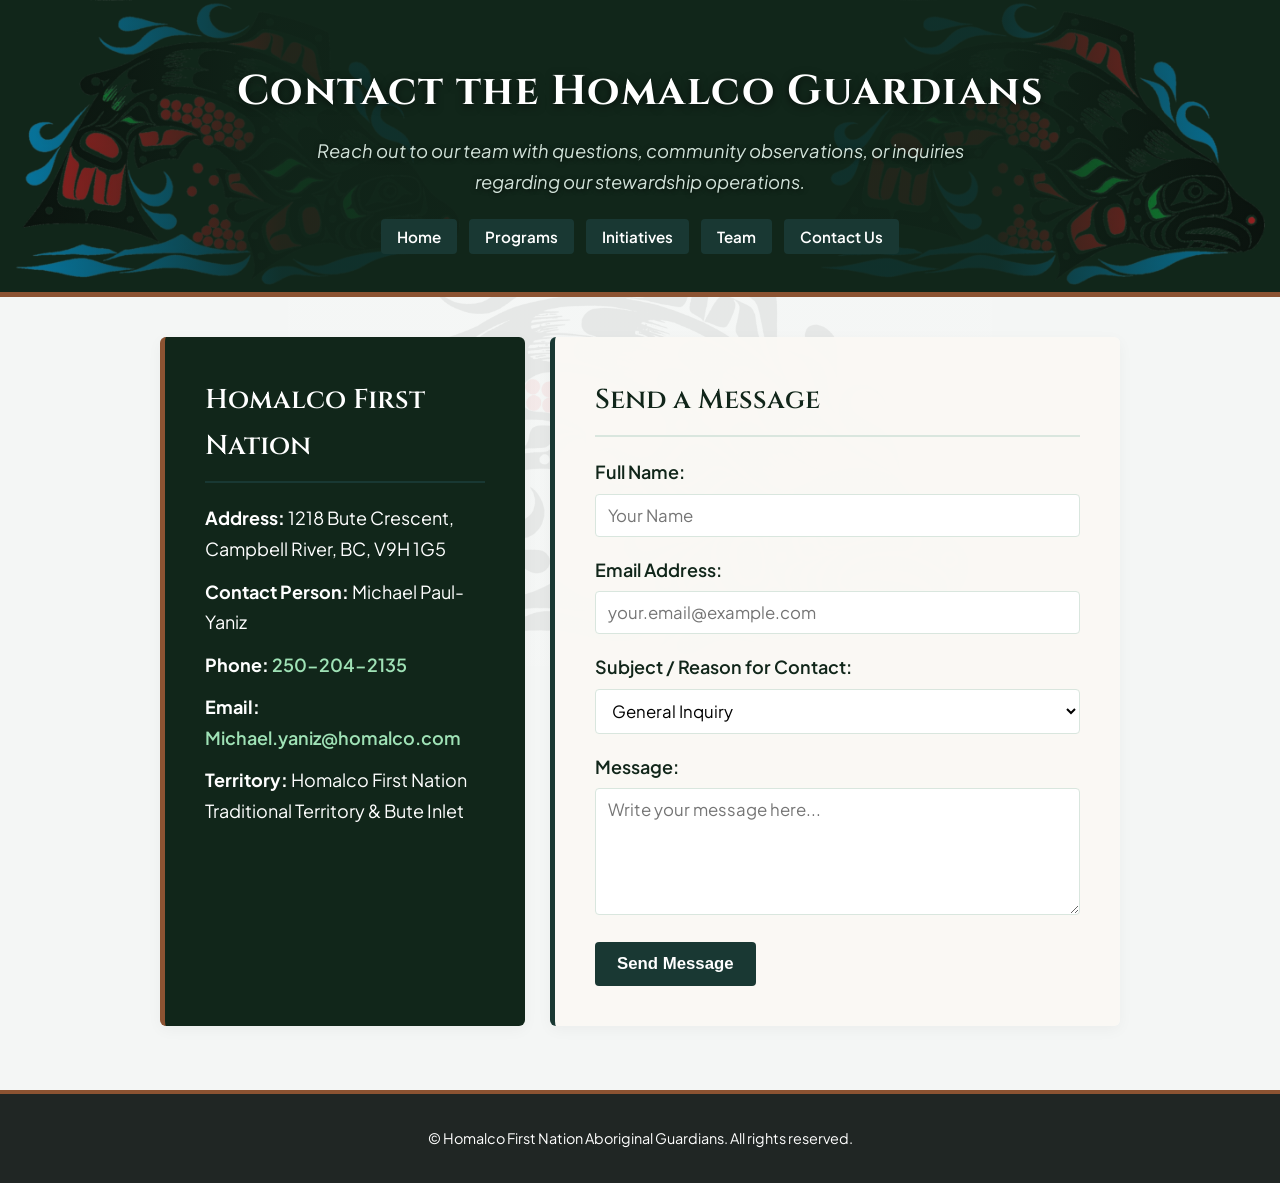
<file: contact.html>
<!DOCTYPE html>
<html lang="en">
<head>
    <meta charset="UTF-8">
    <meta name="viewport" content="width=device-width, initial-scale=1.0">
    <title>Contact Us | Homalco Aboriginal Guardians</title>
    <!-- Link element loading your external style sheet -->
    <link rel="stylesheet" href="style.css">
</head>
<body>

    <header>
        <h1>Contact the Homalco Guardians</h1>
        <p>Reach out to our team with questions, community observations, or inquiries regarding our stewardship operations.</p>
        
        <nav>
    <ul>
        <li><a href="index.html">Home</a></li>
        <li><a href="programs.html">Programs</a></li>
        <li><a href="initiatives.html">Initiatives</a></li>
        <li><a href="team.html">Team</a></li>
        <li><a href="contact.html">Contact Us</a></li>
    </ul>
</nav>
    </header>

    <main>
        <div class="contact-layout">
            <!-- Direct Contact Info Card -->
            <section class="info-card">
                <h2>Homalco First Nation</h2>
                <p><strong>Address:</strong> 1218 Bute Crescent, Campbell River, BC, V9H 1G5</p>
                <p><strong>Contact Person:</strong> Michael Paul-Yaniz</p>
                <p><strong>Phone:</strong> <a href="tel:2502042135">250-204-2135</a></p>
                <p><strong>Email:</strong> <a href="mailto:Michael.yaniz@homalco.com">Michael.yaniz@homalco.com</a></p>
                <p><strong>Territory:</strong> Homalco First Nation Traditional Territory & Bute Inlet</p>
            </section>

            <!-- Submission Form Card -->
            <section class="contact-form-card">
                <h2>Send a Message</h2>
                <form action="#" method="POST">
                    <div class="form-group">
                        <label for="fullname">Full Name:</label>
                        <input type="text" id="fullname" name="fullname" placeholder="Your Name" required>
                    </div>

                    <div class="form-group">
                        <label for="email">Email Address:</label>
                        <input type="email" id="email" name="email" placeholder="your.email@example.com" required>
                    </div>

                    <div class="form-group">
                        <label for="topic">Subject / Reason for Contact:</label>
                        <select id="topic" name="topic">
                            <option value="general">General Inquiry</option>
                            <option value="observation">Report Environmental Observation</option>
                            <option value="wildlife">Wildlife / Marine Sightings</option>
                            <option value="community">Community Outreach</option>
                        </select>
                    </div>

                    <div class="form-group">
                        <label for="message">Message:</label>
                        <textarea id="message" name="message" rows="5" placeholder="Write your message here..." required></textarea>
                    </div>

                    <button type="submit">Send Message</button>
                </form>
            </section>
        </div>
    </main>

    <footer>
        <p>© Homalco First Nation Aboriginal Guardians. All rights reserved.</p>
    </footer>

</body>
</html>
</file>
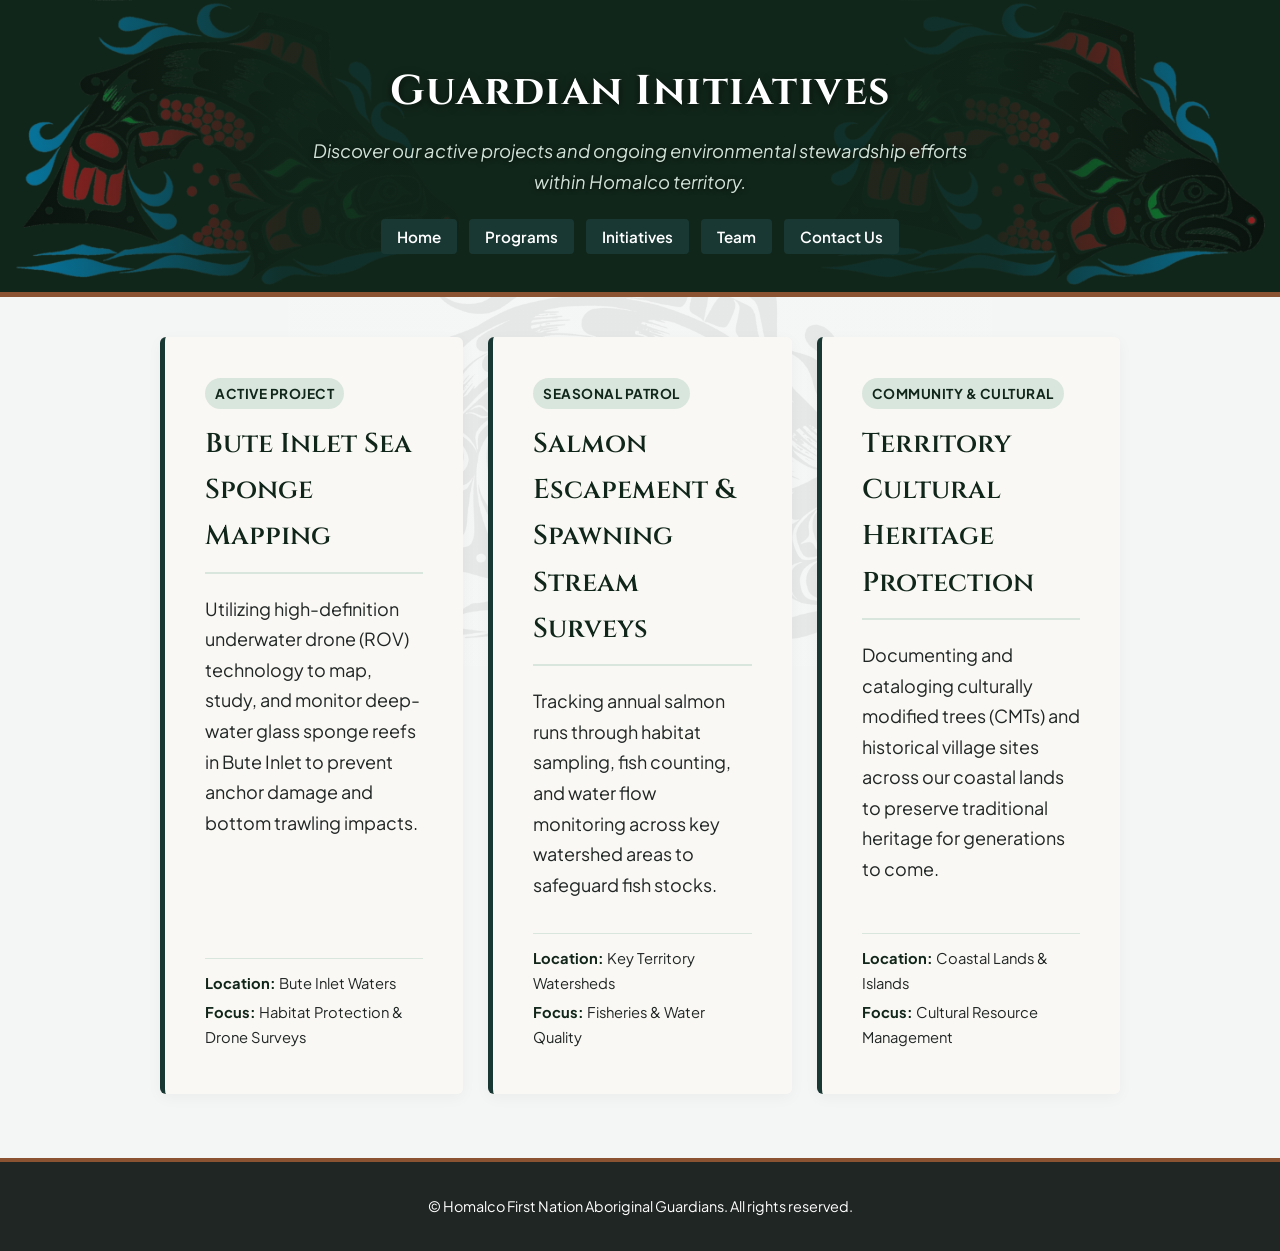
<file: initiatives.html>
<!DOCTYPE html>
<html lang="en">
<head>
    <meta charset="UTF-8">
    <meta name="viewport" content="width=device-width, initial-scale=1.0">
    <title>Initiatives | Homalco Aboriginal Guardians</title>
    <!-- Link element loading your external style sheet -->
    <link rel="stylesheet" href="style.css">
</head>
<body>

    <header>
        <h1>Guardian Initiatives</h1>
        <p>Discover our active projects and ongoing environmental stewardship efforts within Homalco territory.</p>
        
        <nav>
    <ul>
        <li><a href="index.html">Home</a></li>
        <li><a href="programs.html">Programs</a></li>
        <li><a href="initiatives.html">Initiatives</a></li>
        <li><a href="team.html">Team</a></li>
        <li><a href="contact.html">Contact Us</a></li>
    </ul>
</nav>
    </header>

    <main>
        <div class="initiatives-grid">
            <!-- Initiative 1 -->
            <section class="card" id="marine">
                <div>
                    <span class="badge">Active Project</span>
                    <h2>Bute Inlet Sea Sponge Mapping</h2>
                    <p>Utilizing high-definition underwater drone (ROV) technology to map, study, and monitor deep-water glass sponge reefs in Bute Inlet to prevent anchor damage and bottom trawling impacts.</p>
                </div>
                <div class="card-meta">
                    <span><strong>Location:</strong> Bute Inlet Waters</span>
                    <span><strong>Focus:</strong> Habitat Protection & Drone Surveys</span>
                </div>
            </section>

            <!-- Initiative 2 -->
            <section class="card" id="fisheries">
                <div>
                    <span class="badge">Seasonal Patrol</span>
                    <h2>Salmon Escapement & Spawning Stream Surveys</h2>
                    <p>Tracking annual salmon runs through habitat sampling, fish counting, and water flow monitoring across key watershed areas to safeguard fish stocks.</p>
                </div>
                <div class="card-meta">
                    <span><strong>Location:</strong> Key Territory Watersheds</span>
                    <span><strong>Focus:</strong> Fisheries & Water Quality</span>
                </div>
            </section>

            <!-- Initiative 3 -->
            <section class="card" id="heritage">
                <div>
                    <span class="badge">Community & Cultural</span>
                    <h2>Territory Cultural Heritage Protection</h2>
                    <p>Documenting and cataloging culturally modified trees (CMTs) and historical village sites across our coastal lands to preserve traditional heritage for generations to come.</p>
                </div>
                <div class="card-meta">
                    <span><strong>Location:</strong> Coastal Lands & Islands</span>
                    <span><strong>Focus:</strong> Cultural Resource Management</span>
                </div>
            </section>
        </div>
    </main>

    <footer>
        <p>© Homalco First Nation Aboriginal Guardians. All rights reserved.</p>
    </footer>

</body>
</html>
</file>
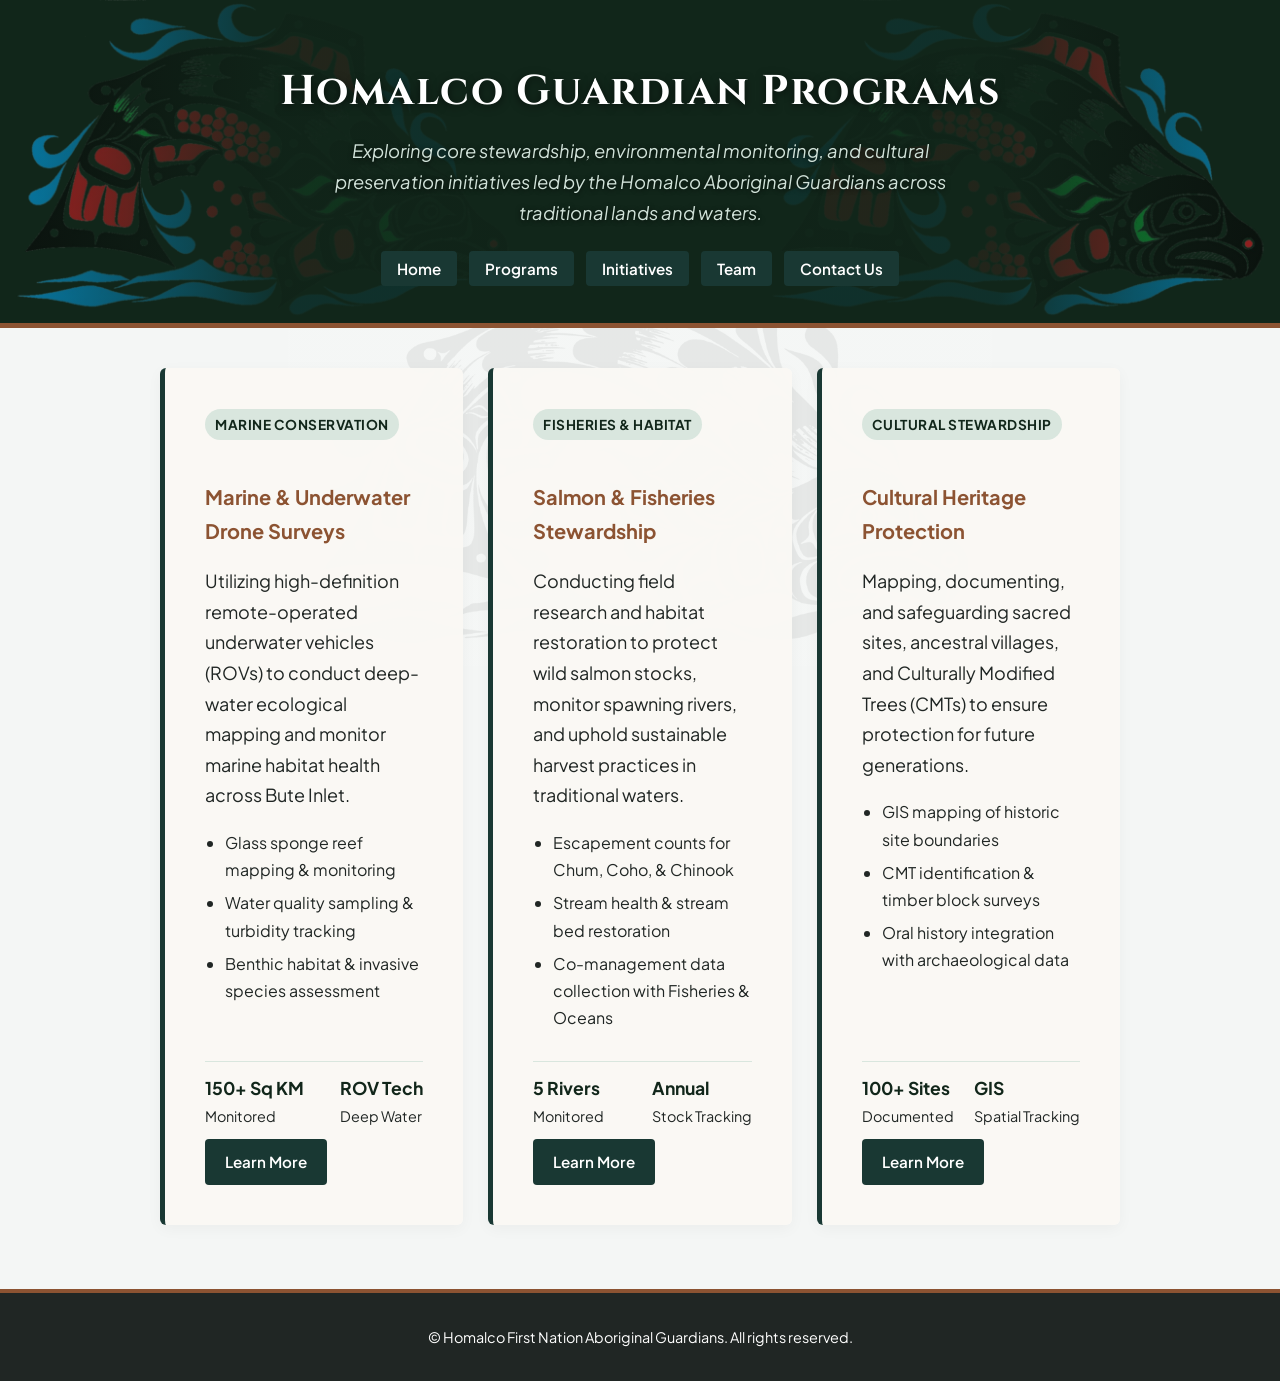
<file: programs.html>
<!DOCTYPE html>
<html lang="en">
<head>
    <meta charset="UTF-8">
    <meta name="viewport" content="width=device-width, initial-scale=1.0">
    <title>Programs | Homalco Aboriginal Guardians</title>
    <!-- Link element loading your external style sheet -->
    <link rel="stylesheet" href="style.css">
</head>
<body>

    <header>
        <h1>Homalco Guardian Programs</h1>
        <p>Exploring core stewardship, environmental monitoring, and cultural preservation initiatives led by the Homalco Aboriginal Guardians across traditional lands and waters.</p>
        
        <nav>
    <ul>
        <li><a href="index.html">Home</a></li>
        <li><a href="programs.html">Programs</a></li>
        <li><a href="initiatives.html">Initiatives</a></li>
        <li><a href="team.html">Team</a></li>
        <li><a href="contact.html">Contact Us</a></li>
    </ul>
</nav>
    </header>

    <main>
        <div class="programs-grid">
            
            <!-- Program 1 -->
            <section class="program-card">
                <div>
                    <span class="badge">Marine Conservation</span>
                    <h3>Marine & Underwater Drone Surveys</h3>
                    <p>Utilizing high-definition remote-operated underwater vehicles (ROVs) to conduct deep-water ecological mapping and monitor marine habitat health across Bute Inlet.</p>
                    
                    <ul class="highlights">
                        <li>Glass sponge reef mapping & monitoring</li>
                        <li>Water quality sampling & turbidity tracking</li>
                        <li>Benthic habitat & invasive species assessment</li>
                    </ul>
                </div>
                
                <div>
                    <div class="card-stats">
                        <div><strong>150+ Sq KM</strong> Monitored</div>
                        <div><strong>ROV Tech</strong> Deep Water</div>
                    </div>
                    <a href="initiatives.html#marine">Learn More</a>
                </div>
            </section>

            <!-- Program 2 -->
            <section class="program-card">
                <div>
                    <span class="badge">Fisheries & Habitat</span>
                    <h3>Salmon & Fisheries Stewardship</h3>
                    <p>Conducting field research and habitat restoration to protect wild salmon stocks, monitor spawning rivers, and uphold sustainable harvest practices in traditional waters.</p>
                    
                    <ul class="highlights">
                        <li>Escapement counts for Chum, Coho, & Chinook</li>
                        <li>Stream health & stream bed restoration</li>
                        <li>Co-management data collection with Fisheries & Oceans</li>
                    </ul>
                </div>

                <div>
                    <div class="card-stats">
                        <div><strong>5 Rivers</strong> Monitored</div>
                        <div><strong>Annual</strong> Stock Tracking</div>
                    </div>
                    <a href="initiatives.html#fisheries">Learn More</a>
                </div>
            </section>

            <!-- Program 3 -->
            <section class="program-card">
                <div>
                    <span class="badge">Cultural Stewardship</span>
                    <h3>Cultural Heritage Protection</h3>
                    <p>Mapping, documenting, and safeguarding sacred sites, ancestral villages, and Culturally Modified Trees (CMTs) to ensure protection for future generations.</p>
                    
                    <ul class="highlights">
                        <li>GIS mapping of historic site boundaries</li>
                        <li>CMT identification & timber block surveys</li>
                        <li>Oral history integration with archaeological data</li>
                    </ul>
                </div>

                <div>
                    <div class="card-stats">
                        <div><strong>100+ Sites</strong> Documented</div>
                        <div><strong>GIS</strong> Spatial Tracking</div>
                    </div>
                    <a href="initiatives.html#heritage">Learn More</a>
                </div>
            </section>

        </div>
    </main>

    <footer>
        <p>© Homalco First Nation Aboriginal Guardians. All rights reserved.</p>
    </footer>

</body>
</html>
</file>
<file: style.css>
/* Custom Google Font Imports */
@import url('https://fonts.googleapis.com/css2?family=Cinzel:wght@600;700&family=Plus+Jakarta+Sans:ital,wght@0,400;0,600;0,700;1,400&display=swap');

/* CSS Variables for Nature Palette */
:root {
    --forest-green: #11261a;
    --deep-teal: #193833;    
    --cedar-wood: #8c5332;
    --soft-moss: #d9e6de;    
    --mist-gray: #f4f6f5;
    --slate-dark: #202624;   
    --sand-light: #fbf9f5;   
}

/* Base Page & Typography Styles */
body {
    font-family: 'Plus Jakarta Sans', sans-serif;
    font-size: 18px;
    font-style: normal;
    font-weight: 400;
    line-height: 1.7;
    color: var(--slate-dark);
    margin: 0;
    padding: 0;
    background-color: var(--mist-gray);
    
    /* Subtle watermark for identity */
    background-image: 
        linear-gradient(rgba(244, 246, 245, 0.94), rgba(244, 246, 245, 0.94)), 
        url('media/Homalco-logo.png'); 
    background-position: center center;
    background-repeat: no-repeat;
    background-attachment: fixed; 
    background-size: 55%; 
}

/* HEADER WITH FACING FISH ARTWORK ON THE SIDES */
header {
    position: relative;
    background-color: var(--forest-green);
    
    /* Layer 1: Dark gradient overlay so text remains razor-sharp and readable in the middle */
    /* Layer 2: Left fish artwork */
    /* Layer 3: Right fish artwork */
    background-image: 
        linear-gradient(90deg, rgba(17, 38, 26, 0.35) 0%, rgba(17, 38, 26, 0.92) 22%, rgba(17, 38, 26, 0.92) 78%, rgba(17, 38, 26, 0.35) 100%),
        url('media/Xwemalhkwu-Homalco.png'), 
        url('media/Xwemalhkwu-Homalco.png');
        
    background-position: center, left center, right center;
    background-size: cover, contain, contain;
    background-repeat: no-repeat;
    
    color: #ffffff;
    padding: 3.5rem 1.5rem 2.5rem;
    text-align: center;
    border-bottom: 5px solid var(--cedar-wood);
    overflow: hidden;
}

header h1 {
    font-family: 'Cinzel', serif;
    font-weight: 700;
    font-size: 2.6rem;
    margin: 0 0 0.5rem 0;
    letter-spacing: 1.5px;
    position: relative;
    z-index: 2;
    text-shadow: 0 2px 8px rgba(0,0,0,0.6);
}

header p {
    max-width: 680px;
    margin: 0 auto 1.5rem auto;
    color: #d1e2d9;
    font-size: 1.15rem;
    font-style: italic;
    position: relative;
    z-index: 2;
    text-shadow: 0 1px 5px rgba(0,0,0,0.7);
}

/* Navigation Bar */
nav {
    position: relative;
    z-index: 2;
}

nav ul {
    list-style: none;
    padding: 0;
    margin: 1.25rem 0 0 0;
    display: flex;
    justify-content: center;
    flex-wrap: wrap;
    gap: 12px;
}

nav a {
    color: #ffffff;
    text-decoration: none;
    font-weight: 600;
    font-size: 0.95rem;
    padding: 8px 16px;
    border-radius: 4px;
    background-color: var(--deep-teal);
    transition: background-color 0.2s ease, transform 0.1s ease;
}

nav a:hover, nav a.active {
    background-color: var(--cedar-wood);
}

/* Main Content Layout */
main {
    max-width: 960px;
    margin: 2.5rem auto;
    padding: 0 1.5rem;
}

section {
    background-color: rgba(251, 249, 245, 0.94); 
    padding: 2.5rem;
    margin-bottom: 2.5rem;
    border-radius: 6px;
    box-shadow: 0 4px 15px rgba(0, 0, 0, 0.04);
    border-left: 5px solid var(--deep-teal);
}

#gallery-section {
    border-left-color: var(--cedar-wood);
    background-color: rgba(250, 248, 245, 0.96);
}

h2 {
    font-family: 'Cinzel', serif;
    font-size: 1.7rem;
    font-weight: 600;
    color: var(--forest-green);
    margin-top: 0;
    border-bottom: 2px solid var(--soft-moss);
    padding-bottom: 0.75rem;
    margin-bottom: 1.25rem;
}

h3 {
    font-size: 1.25rem;
    font-weight: 700;
    color: var(--cedar-wood);
    margin-top: 1.75rem;
    margin-bottom: 0.5rem;
}

/* Interaction States */
a {
    color: var(--deep-teal);
    font-weight: 600;
    text-decoration: none;
    transition: color 0.15s ease;
}

a:hover {
    color: var(--cedar-wood);
}

/* Buttons */
section > a[href],
.program-card a[href] {
    display: inline-block;
    background-color: var(--deep-teal);
    color: #ffffff;
    padding: 10px 20px;
    border-radius: 4px;
    margin-right: 10px;
    margin-top: 10px;
    font-weight: 600;
    font-size: 0.95rem;
    transition: background-color 0.15s ease, transform 0.1s ease;
}

section > a[href]:hover,
.program-card a[href]:hover {
    background-color: var(--forest-green);
    color: #ffffff;
    transform: translateY(-1px);
}

/* Media Grid Container */
.media-container {
    width: 100%;
}

/* Standard Images */
section img {
    max-width: 100%;
    height: auto;
    border-radius: 4px;
    border: 1px solid var(--soft-moss);
    margin-top: 0.5rem;
}

/* Gallery Grid Layout */
.media-container {
    display: grid;
    grid-template-columns: repeat(auto-fit, minmax(280px, 1fr));
    gap: 20px;
    width: 100%;
    margin: 1.5rem 0;
}

.gallery-item {
    margin: 0;
    display: flex;
    flex-direction: column;
    background-color: #ffffff;
    border: 1px solid var(--soft-moss);
    border-radius: 4px;
    overflow: hidden;
    box-shadow: 0 2px 8px rgba(0, 0, 0, 0.02);
}

.gallery-item img {
    width: 100%;
    height: 200px;
    object-fit: cover;
    margin-top: 0;
    border: none;
    border-radius: 0;
}

.gallery-item figcaption {
    padding: 12px;
    font-size: 0.85rem;
    line-height: 1.45;
    color: var(--slate-dark);
    background-color: var(--sand-light);
    border-top: 1px solid var(--soft-moss);
}

/* Team Profile Cards */
.team-grid {
    display: grid;
    grid-template-columns: repeat(auto-fit, minmax(260px, 1fr));
    gap: 24px;
    margin-top: 1.5rem;
}

.team-card {
    background-color: #ffffff;
    border: 1px solid var(--soft-moss);
    border-top: 4px solid var(--deep-teal);
    border-radius: 4px;
    overflow: hidden;
    display: flex;
    flex-direction: column;
    box-shadow: 0 3px 10px rgba(0, 0, 0, 0.02);
    transition: transform 0.2s ease, box-shadow 0.2s ease;
}

.team-card:hover {
    transform: translateY(-3px);
    box-shadow: 0 8px 20px rgba(0, 0, 0, 0.06);
}

.team-card:target {
    border-color: var(--cedar-wood);
    border-top-color: var(--cedar-wood);
    box-shadow: 0 0 0 4px rgba(140, 83, 50, 0.15);
}

.team-card img {
    width: 100%;
    height: 240px;
    object-fit: cover;
    margin-top: 0;
    border: none;
    border-radius: 0;
}

.team-info {
    padding: 1.25rem;
}

.team-info h3 {
    margin-top: 0.25rem;
    margin-bottom: 0.5rem;
}

.team-info p {
    margin: 0;
    font-size: 0.9rem;
}

/* Initiatives Grid & Meta Styling */
.initiatives-grid {
    display: grid;
    grid-template-columns: repeat(auto-fit, minmax(280px, 1fr));
    gap: 25px;
    margin-top: 1rem;
}

.card {
    display: flex;
    flex-direction: column;
    justify-content: space-between;
    margin-bottom: 0;
    transition: transform 0.2s ease, box-shadow 0.2s ease;
}

.card:hover {
    transform: translateY(-4px);
    box-shadow: 0 8px 18px rgba(0, 0, 0, 0.08);
}

.card-meta {
    font-size: 0.92rem;
    color: var(--slate-dark);
    border-top: 1px solid var(--soft-moss);
    padding-top: 12px;
    margin-top: 15px;
}

.card-meta span {
    display: block;
    margin-bottom: 4px;
}

.card-meta strong {
    color: var(--forest-green);
}

/* Contact Page Layout */
.contact-layout {
    display: flex;
    flex-wrap: wrap;
    gap: 25px;
    margin-top: 1rem;
}

.info-card {
    background-color: var(--forest-green);
    color: #ffffff;
    border-left: 5px solid var(--cedar-wood);
    flex: 1;
    min-width: 280px;
    margin-bottom: 0;
}

.info-card h2 {
    color: #ffffff;
    border-bottom: 2px solid var(--deep-teal);
}

.info-card p {
    margin: 12px 0;
}

.info-card a {
    color: #9fe2b6;
    text-decoration: none;
}

.info-card a:hover {
    color: #ffffff;
    text-decoration: underline;
}

.contact-form-card {
    flex: 2;
    min-width: 300px;
    margin-bottom: 0;
}

.form-group {
    margin-bottom: 18px;
}

.form-group label {
    display: block;
    margin-bottom: 6px;
    font-weight: 600;
    color: var(--forest-green);
}

.form-group input, 
.form-group select, 
.form-group textarea {
    width: 100%;
    padding: 10px 12px;
    border: 1px solid var(--soft-moss);
    border-radius: 4px;
    font-size: 1.05rem;
    font-family: inherit;
    background-color: #ffffff;
    box-sizing: border-box;
}

.form-group input:focus,
.form-group select:focus,
.form-group textarea:focus {
    outline: none;
    border-color: var(--deep-teal);
    box-shadow: 0 0 0 3px rgba(34, 77, 71, 0.15);
}

button[type="submit"] {
    background-color: var(--deep-teal);
    color: #ffffff;
    padding: 12px 22px;
    border: none;
    border-radius: 4px;
    font-size: 1.05rem;
    font-weight: 600;
    cursor: pointer;
    transition: background-color 0.3s ease;
}

button[type="submit"]:hover {
    background-color: var(--forest-green);
}

/* Programs Grid */
.programs-grid {
    display: grid;
    grid-template-columns: repeat(auto-fit, minmax(280px, 1fr));
    gap: 25px;
    margin-top: 1rem;
}

.program-card {
    display: flex;
    flex-direction: column;
    justify-content: space-between;
    margin-bottom: 0;
    transition: transform 0.2s ease, box-shadow 0.2s ease;
}

.program-card:hover {
    transform: translateY(-4px);
    box-shadow: 0 8px 18px rgba(0, 0, 0, 0.08);
}

.badge {
    display: inline-block;
    background-color: var(--soft-moss);
    color: var(--forest-green);
    font-size: 0.85rem;
    font-weight: 700;
    text-transform: uppercase;
    padding: 4px 10px;
    border-radius: 20px;
    margin-bottom: 12px;
    letter-spacing: 0.5px;
}

.highlights {
    margin: 15px 0;
    padding-left: 20px;
}

.highlights li {
    margin-bottom: 6px;
    font-size: 1rem;
}

.card-stats {
    display: flex;
    justify-content: space-between;
    border-top: 1px solid var(--soft-moss);
    padding-top: 12px;
    margin-top: 15px;
    font-size: 0.9rem;
    color: var(--slate-dark);
}

.card-stats strong {
    color: var(--forest-green);
    display: block;
    font-size: 1.1rem;
}

/* Footer */
footer {
    background-color: var(--slate-dark);
    color: #ffffff;
    text-align: center;
    padding: 2rem 1rem;
    margin-top: 4rem;
    font-size: 0.9rem;
    border-top: 4px solid var(--cedar-wood);
}

footer p {
    margin: 0;
}

/* Mobile responsive header logic */
@media (max-width: 768px) {
    header {
        background-image: 
            linear-gradient(180deg, rgba(17, 38, 26, 0.95) 0%, rgba(17, 38, 26, 0.95) 75%, rgba(17, 38, 26, 0.2) 100%),
            url('media/Xwemalhkwu-Homalco.png');
        background-position: center, center bottom;
        background-size: cover, 70%;
        padding-bottom: 3.5rem;
    }
}
/* Image Zoom / Lightbox Styles */
.gallery-item img, 
.team-card img {
    cursor: pointer;
    transition: transform 0.2s ease;
}

.gallery-item img:hover, 
.team-card img:hover {
    transform: scale(1.02);
}

/* Lightbox Modal Dialog */
#image-modal {
    border: none;
    border-radius: 8px;
    padding: 1rem;
    background: rgba(17, 38, 26, 0.95);
    max-width: 90vw;
    max-height: 90vh;
    box-shadow: 0 10px 30px rgba(0,0,0,0.5);
}

#image-modal::backdrop {
    background: rgba(0, 0, 0, 0.85);
}

.modal-content {
    display: flex;
    flex-direction: column;
    align-items: center;
}

#modal-img {
    max-width: 100%;
    max-height: 75vh;
    object-fit: contain;
    border-radius: 4px;
    border: 2px solid var(--soft-moss);
}

#modal-caption {
    color: #ffffff;
    margin-top: 1rem;
    font-size: 1rem;
    text-align: center;
    font-family: 'Plus Jakarta Sans', sans-serif;
}

.modal-close {
    align-self: flex-end;
    background: var(--cedar-wood);
    color: #ffffff;
    border: none;
    font-size: 1.2rem;
    font-weight: bold;
    padding: 6px 14px;
    border-radius: 4px;
    cursor: pointer;
    margin-bottom: 0.5rem;
}

.modal-close:hover {
    background: var(--deep-teal);
}
</file>
